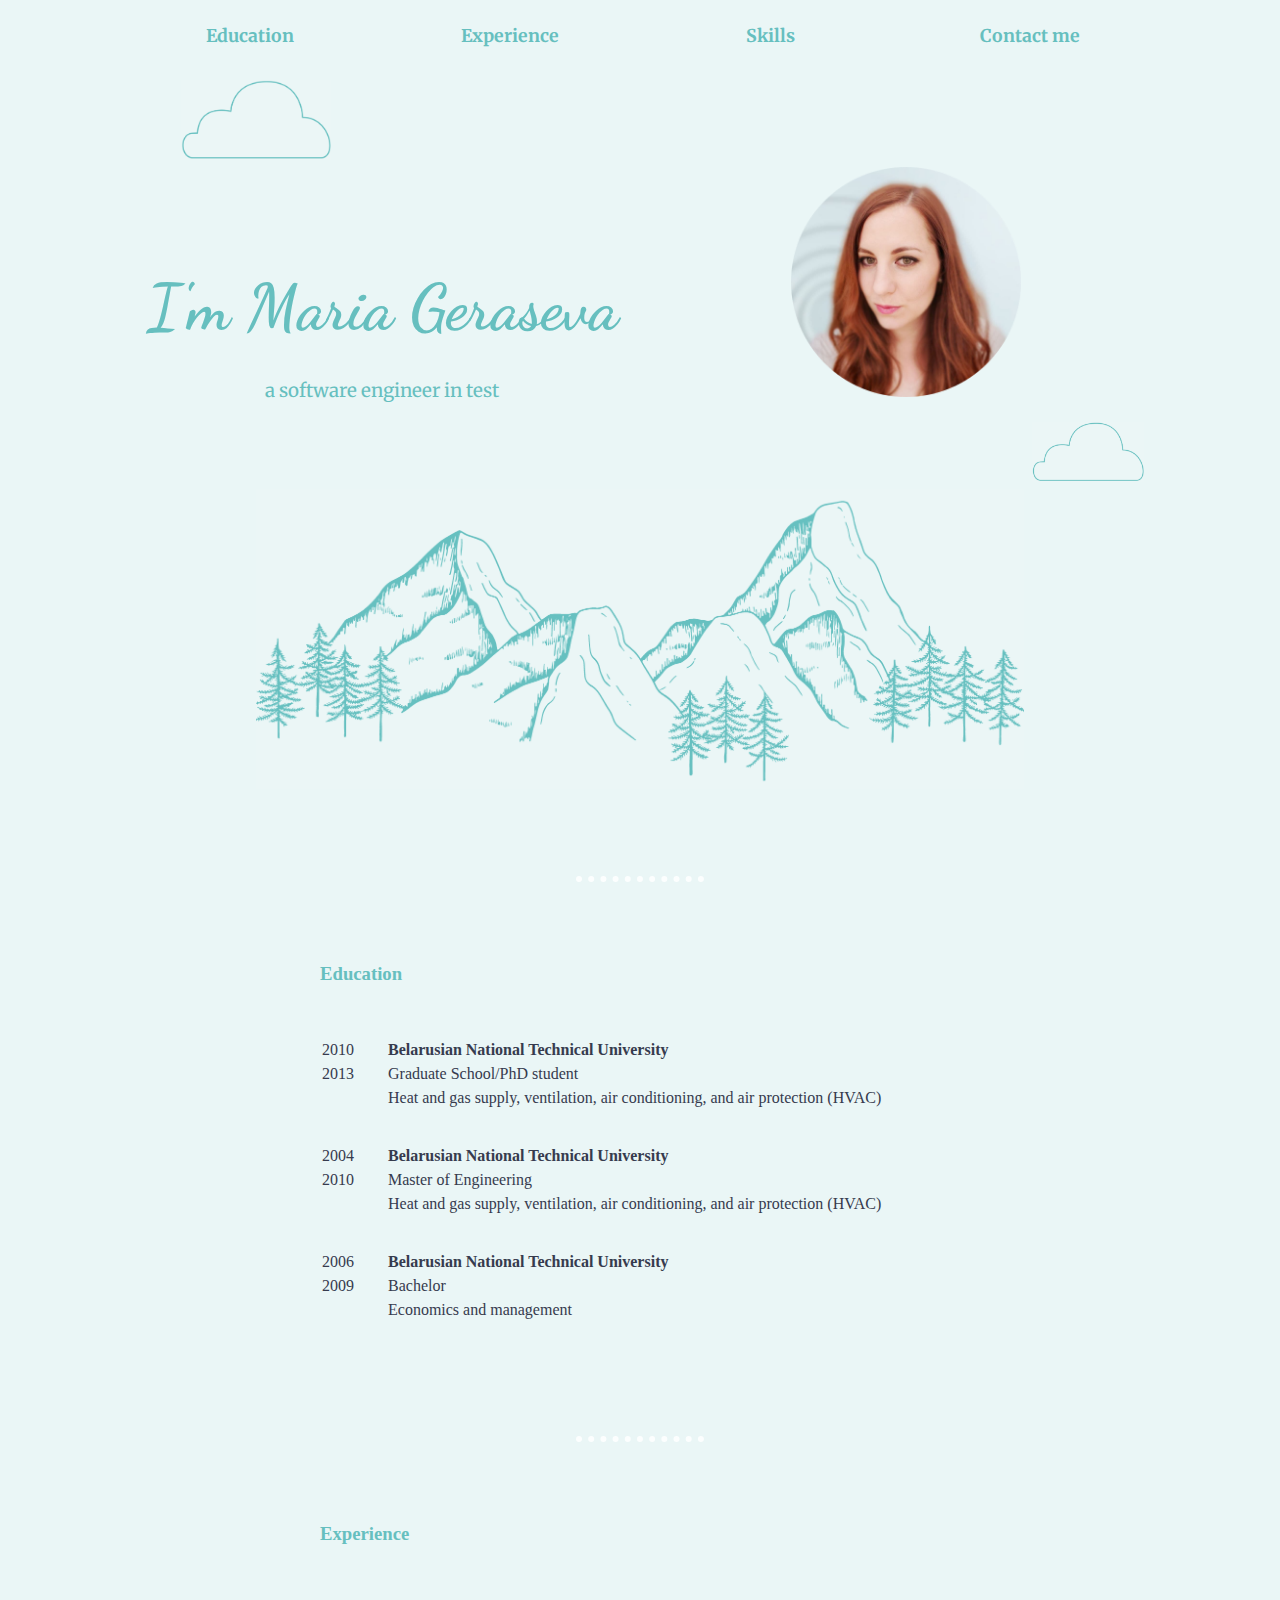
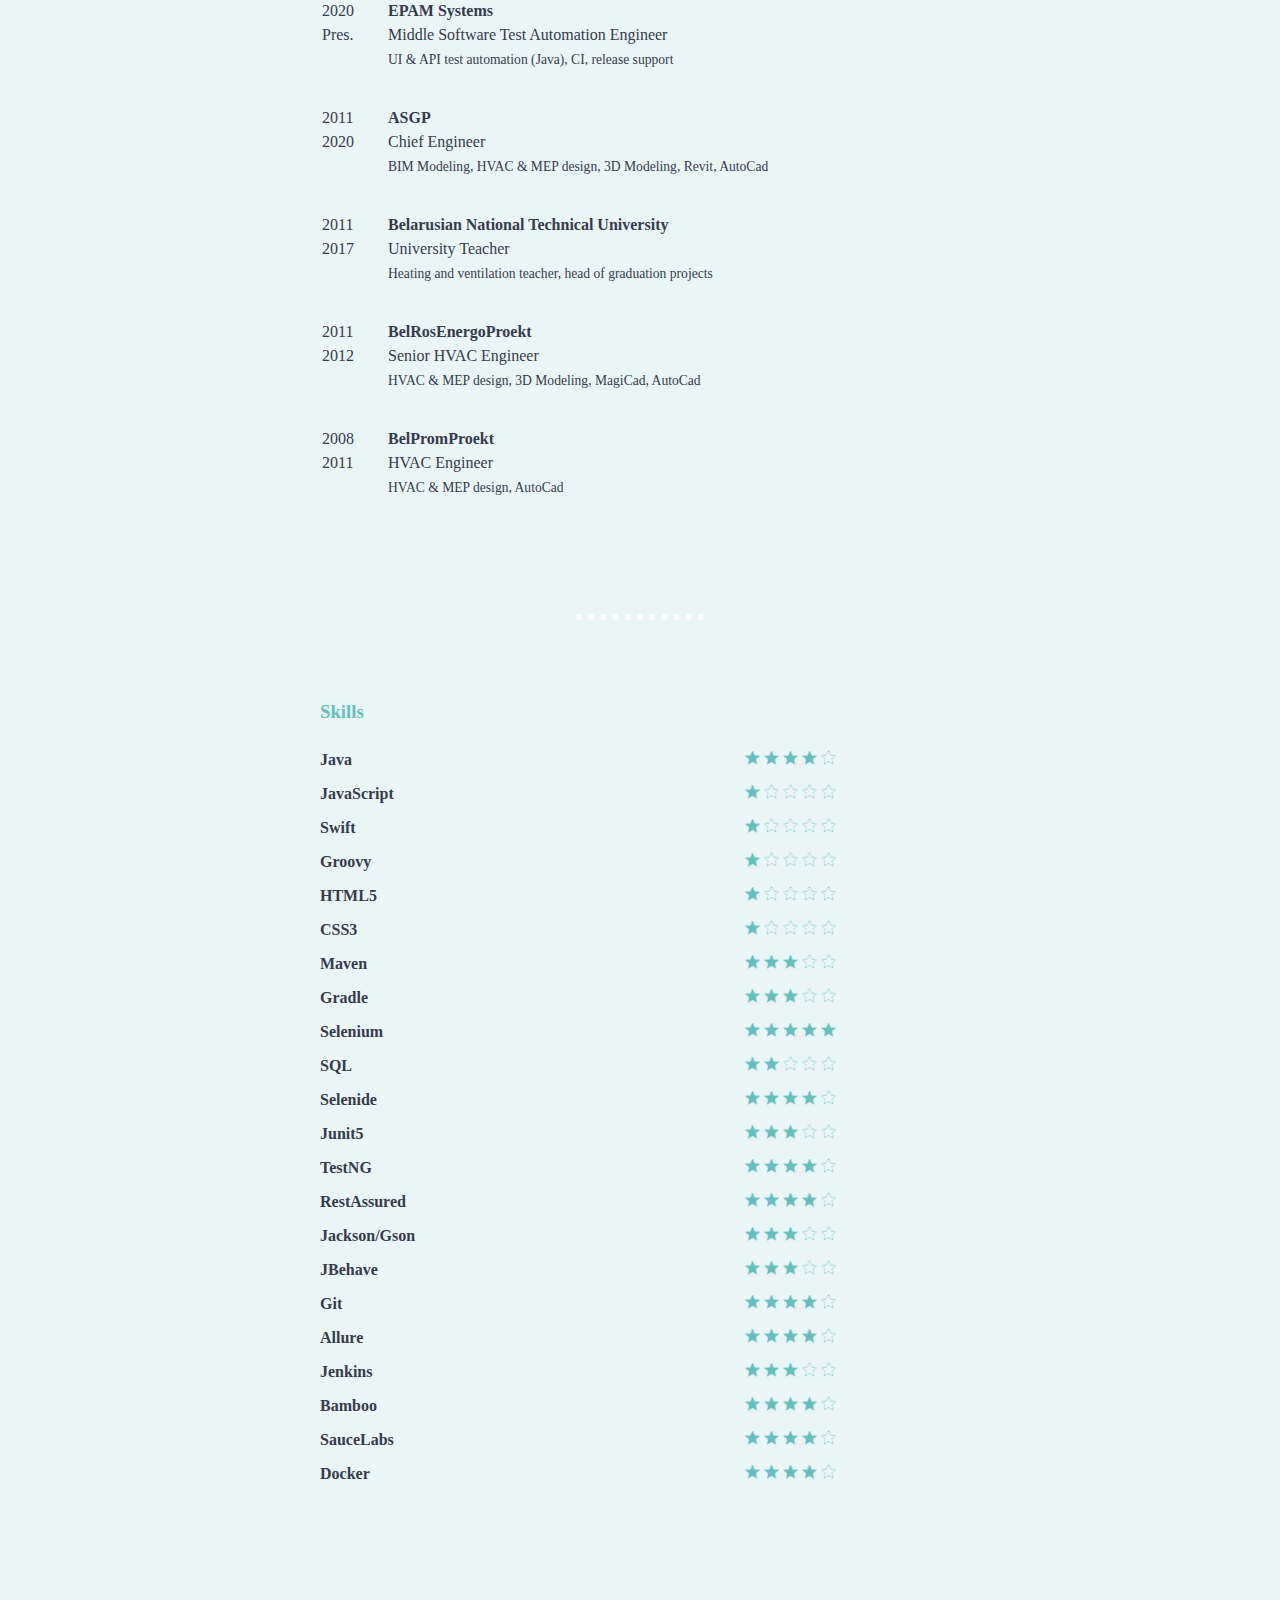
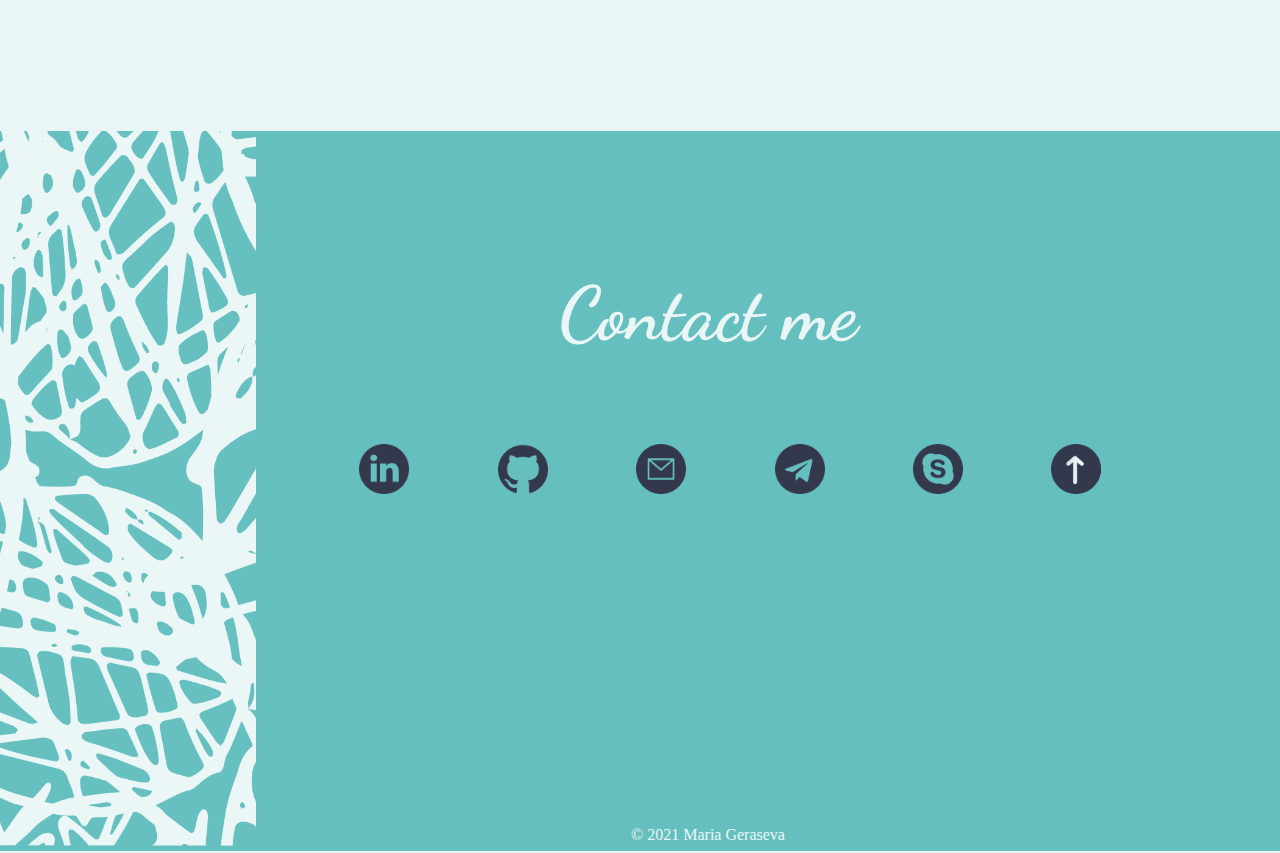
<file: index.html>
<!DOCTYPE html>
<html lang="en" dir="ltr">

<head>
  <meta charset="utf-8">
  <title>maria geraseva cv</title>
  <link rel="stylesheet" href="css/common.css">
  <link rel="stylesheet" href="css/header.css">
  <link rel="stylesheet" href="css/intro-block.css">
  <link rel="stylesheet" href="css/table-block.css">
  <link rel="stylesheet" href="css/skills-block.css">
  <link rel="stylesheet" href="css/footer.css">
  <link rel="icon" href="images/favicon.ico">
  <link rel="preconnect" href="https://fonts.gstatic.com">
  <link href="https://fonts.googleapis.com/css2?family=Merriweather:wght@300&family=Sacramento&family=Dancing+Script:wght@700&display=swap" rel="stylesheet">
</head>

<body>
  <header class="header">
    <div class="header__topnav">
      <a href="#education-block">Education</a>
    </div>
    <div class="header__topnav">
      <a href="#experience-block">Experience</a>
    </div>
    <div class="header__topnav">
      <a href="#skills-block">Skills</a>
    </div>
    <div class="header__topnav">
      <a href="#contact-block">Contact me</a>
    </div>
  </header>
  <div id="top" class="intro-block">
    <div class="intro-block__img-cloud__position_top">
      <img src="images/cloud_form.png" alt="cloud image">
    </div>
    <div class="intro-block__greetings-section">
      <div class="greetings-section__text">
        <h1>I'm Maria Geraseva</h1>
        <h3>a software engineer in test</h3>
      </div>
      <div class="greetings-section__img-photo">
        <img src="images/my_photo.png" alt="maria geraseva photo" />
      </div>
    </div>
    <div class="intro-block__img-cloud__position-bottom">
      <img src="images/cloud_form.png" alt="cloud image" height="60px">
    </div>
    <div class="intro-block__img-mountains">
      <img src="images/mountains_form.png" alt="mountains image" height="300px">
    </div>
  </div>
  <hr id="education-block" />
  <div class="table-block">
    <div class="table-block__text-header">
      <h3>Education</h3>
    </div>
    <div class="table-block__table">
      <table>
        <tr class="table-block__table__text-content">
          <td>2010<br />2013</td>
          <td><b>Belarusian National Technical University</b><br />Graduate School/PhD student<br />Heat and gas supply,
            ventilation, air conditioning, and air protection
            (HVAC)</td>
        </tr>
        <tr class="table-block__table__text-content">
          <td>2004<br />2010</td>
          <td><b>Belarusian National Technical University</b><br />Master of Engineering<br />Heat and gas supply,
            ventilation, air conditioning, and air protection (HVAC)</td>
        </tr>
        <tr class="table-block__table__text-content">
          <td>2006<br />2009</td>
          <td><b>Belarusian National Technical University</b><br />Bachelor<br />Economics and management</td>
        </tr>
      </table>
    </div>
  </div>
  <hr id="experience-block" />
  <div class="table-block">
    <div class="table-block__text-header">
      <h3>Experience</h3>
    </div>
    <div class="table-block__table">
      <table>
        <tr class="table-block__table__text-content">
          <td>2020<br />Pres.</td>
          <td><b>EPAM Systems</b><br />Middle Software Test Automation Engineer<br />
            <span class="table-block__table__text-content_small">UI & API test automation (Java), CI, release
              support</span>
          </td>
        </tr>
        <tr class="table-block__table__text-content">
          <td>2011<br />2020</td>
          <td><b>ASGP</b><br />Chief Engineer<br />
            <span class="table-block__table__text-content_small">BIM Modeling, HVAC & MEP design, 3D Modeling, Revit,
              AutoCad</span>
          </td>
        </tr>
        <tr class="table-block__table__text-content">
          <td>2011<br />2017</td>
          <td><b>Belarusian National Technical University</b><br />University Teacher<br />
            <span class="table-block__table__text-content_small">Heating and ventilation teacher, head of graduation
              projects</span></td>
        </tr>
        <tr class="table-block__table__text-content">
          <td>2011<br />2012</td>
          <td><b>BelRosEnergoProekt</b><br />Senior HVAC Engineer<br />
            <span class="table-block__table__text-content_small">HVAC & MEP design, 3D Modeling, MagiCad, AutoCad</span>
          </td>
        </tr>
        <tr class="table-block__table__text-content">
          <td>2008<br />2011</td>
          <td><b>BelPromProekt</b><br />HVAC Engineer<br />
            <span class="table-block__table__text-content_small">HVAC & MEP design, AutoCad</span></td>
        </tr>
      </table>
      </table>
    </div>
  </div>
  <hr id="skills-block" />
  <div class="skills-block">
    <div class="skills-block__text-header">
      <h3>Skills</h3>
    </div>
    <ul class="skills-block__list">
      <li class="skills-block__list__line">
        <div class="skills-block__list__line-text">
          <h4 class="skills-block__list__text-content">Java</h4>
        </div>
        <div class="skills-block__list__line-score">
          <img class="skills-block__img-star" src="images/star_full.png" alt="star full">
          <img class="skills-block__img-star" src="images/star_full.png" alt="star full">
          <img class="skills-block__img-star" src="images/star_full.png" alt="star full">
          <img class="skills-block__img-star" src="images/star_full.png" alt="star full">
          <img class="skills-block__img-star" src="images/star_empty.png" alt="star empty">
        </div>
      </li>
      <li class="skills-block__list__line">
        <div class="skills-block__list__line-text">
          <h4 class="skills-block__list__text-content">JavaScript</h4>
        </div>
        <div class="skills-block__list__line-score">
          <img class="skills-block__img-star" src="images/star_full.png" alt="star full">
          <img class="skills-block__img-star" src="images/star_empty.png" alt="star empty">
          <img class="skills-block__img-star" src="images/star_empty.png" alt="star empty">
          <img class="skills-block__img-star" src="images/star_empty.png" alt="star empty">
          <img class="skills-block__img-star" src="images/star_empty.png" alt="star empty">
        </div>
      </li>
      <li class="skills-block__list__line">
        <div class="skills-block__list__line-text">
          <h4 class="skills-block__list__text-content">Swift</h4>
        </div>
        <div class="skills-block__list__line-score">
          <img class="skills-block__img-star" src="images/star_full.png" alt="star full">
          <img class="skills-block__img-star" src="images/star_empty.png" alt="star empty">
          <img class="skills-block__img-star" src="images/star_empty.png" alt="star empty">
          <img class="skills-block__img-star" src="images/star_empty.png" alt="star empty">
          <img class="skills-block__img-star" src="images/star_empty.png" alt="star empty">
        </div>
      </li>
      <li class="skills-block__list__line">
        <div class="skills-block__list__line-text">
          <h4 class="skills-block__list__text-content">Groovy</h4>
        </div>
        <div class="skills-block__list__line-score">
          <img class="skills-block__img-star" src="images/star_full.png" alt="star full">
          <img class="skills-block__img-star" src="images/star_empty.png" alt="star empty">
          <img class="skills-block__img-star" src="images/star_empty.png" alt="star empty">
          <img class="skills-block__img-star" src="images/star_empty.png" alt="star empty">
          <img class="skills-block__img-star" src="images/star_empty.png" alt="star empty">
        </div>
      </li>
      <li class="skills-block__list__line">
        <div class="skills-block__list__line-text">
          <h4 class="skills-block__list__text-content">HTML5</h4>
        </div>
        <div class="skills-block__list__line-score">
          <img class="skills-block__img-star" src="images/star_full.png" alt="star full">
          <img class="skills-block__img-star" src="images/star_empty.png" alt="star empty">
          <img class="skills-block__img-star" src="images/star_empty.png" alt="star empty">
          <img class="skills-block__img-star" src="images/star_empty.png" alt="star empty">
          <img class="skills-block__img-star" src="images/star_empty.png" alt="star empty">
        </div>
      </li>
      <li class="skills-block__list__line">
        <div class="skills-block__list__line-text">
          <h4 class="skills-block__list__text-content">CSS3</h4>
        </div>
        <div class="skills-block__list__line-score">
          <img class="skills-block__img-star" src="images/star_full.png" alt="star full">
          <img class="skills-block__img-star" src="images/star_empty.png" alt="star empty">
          <img class="skills-block__img-star" src="images/star_empty.png" alt="star empty">
          <img class="skills-block__img-star" src="images/star_empty.png" alt="star empty">
          <img class="skills-block__img-star" src="images/star_empty.png" alt="star empty">
        </div>
      </li>
      <li class="skills-block__list__line">
        <div class="skills-block__list__line-text">
          <h4 class="skills-block__list__text-content">Maven</h4>
        </div>
        <div class="skills-block__list__line-score">
          <img class="skills-block__img-star" src="images/star_full.png" alt="star full">
          <img class="skills-block__img-star" src="images/star_full.png" alt="star full">
          <img class="skills-block__img-star" src="images/star_full.png" alt="star full">
          <img class="skills-block__img-star" src="images/star_empty.png" alt="star empty">
          <img class="skills-block__img-star" src="images/star_empty.png" alt="star empty">
        </div>
      </li>
      <li class="skills-block__list__line">
        <div class="skills-block__list__line-text">
          <h4 class="skills-block__list__text-content">Gradle</h4>
        </div>
        <div class="skills-block__list__line-score">
          <img class="skills-block__img-star" src="images/star_full.png" alt="star full">
          <img class="skills-block__img-star" src="images/star_full.png" alt="star full">
          <img class="skills-block__img-star" src="images/star_full.png" alt="star full">
          <img class="skills-block__img-star" src="images/star_empty.png" alt="star empty">
          <img class="skills-block__img-star" src="images/star_empty.png" alt="star empty">
        </div>
      </li>
      <li class="skills-block__list__line">
        <div class="skills-block__list__line-text">
          <h4 class="skills-block__list__text-content">Selenium</h4>
        </div>
        <div class="skills-block__list__line-score">
          <img class="skills-block__img-star" src="images/star_full.png" alt="star full">
          <img class="skills-block__img-star" src="images/star_full.png" alt="star full">
          <img class="skills-block__img-star" src="images/star_full.png" alt="star full">
          <img class="skills-block__img-star" src="images/star_full.png" alt="star full">
          <img class="skills-block__img-star" src="images/star_full.png" alt="star full">
        </div>
      </li>
      <li class="skills-block__list__line">
        <div class="skills-block__list__line-text">
          <h4 class="skills-block__list__text-content">SQL</h4>
        </div>
        <div class="skills-block__list__line-score">
          <img class="skills-block__img-star" src="images/star_full.png" alt="star full">
          <img class="skills-block__img-star" src="images/star_full.png" alt="star full">
          <img class="skills-block__img-star" src="images/star_empty.png" alt="star empty">
          <img class="skills-block__img-star" src="images/star_empty.png" alt="star empty">
          <img class="skills-block__img-star" src="images/star_empty.png" alt="star empty">
        </div>
      </li>
      <li class="skills-block__list__line">
        <div class="skills-block__list__line-text">
          <h4 class="skills-block__list__text-content">Selenide</h4>
        </div>
        <div class="skills-block__list__line-score">
          <img class="skills-block__img-star" src="images/star_full.png" alt="star full">
          <img class="skills-block__img-star" src="images/star_full.png" alt="star full">
          <img class="skills-block__img-star" src="images/star_full.png" alt="star full">
          <img class="skills-block__img-star" src="images/star_full.png" alt="star full">
          <img class="skills-block__img-star" src="images/star_empty.png" alt="star empty">
        </div>
      </li>
      <li class="skills-block__list__line">
        <div class="skills-block__list__line-text">
          <h4 class="skills-block__list__text-content">Junit5</h4>
        </div>
        <div class="skills-block__list__line-score">
          <img class="skills-block__img-star" src="images/star_full.png" alt="star full">
          <img class="skills-block__img-star" src="images/star_full.png" alt="star full">
          <img class="skills-block__img-star" src="images/star_full.png" alt="star full">
          <img class="skills-block__img-star" src="images/star_empty.png" alt="star empty">
          <img class="skills-block__img-star" src="images/star_empty.png" alt="star empty">
        </div>
      </li>
      <li class="skills-block__list__line">
        <div class="skills-block__list__line-text">
          <h4 class="skills-block__list__text-content">TestNG</h4>
        </div>
        <div class="skills-block__list__line-score">
          <img class="skills-block__img-star" src="images/star_full.png" alt="star full">
          <img class="skills-block__img-star" src="images/star_full.png" alt="star full">
          <img class="skills-block__img-star" src="images/star_full.png" alt="star full">
          <img class="skills-block__img-star" src="images/star_full.png" alt="star full">
          <img class="skills-block__img-star" src="images/star_empty.png" alt="star empty">
        </div>
      </li>
      <li class="skills-block__list__line">
        <div class="skills-block__list__line-text">
          <h4 class="skills-block__list__text-content">RestAssured</h4>
        </div>
        <div class="skills-block__list__line-score">
          <img class="skills-block__img-star" src="images/star_full.png" alt="star full">
          <img class="skills-block__img-star" src="images/star_full.png" alt="star full">
          <img class="skills-block__img-star" src="images/star_full.png" alt="star full">
          <img class="skills-block__img-star" src="images/star_full.png" alt="star full">
          <img class="skills-block__img-star" src="images/star_empty.png" alt="star empty">
        </div>
      </li>
      <li class="skills-block__list__line">
        <div class="skills-block__list__line-text">
          <h4 class="skills-block__list__text-content">Jackson/Gson</h4>
        </div>
        <div class="skills-block__list__line-score">
          <img class="skills-block__img-star" src="images/star_full.png" alt="star full">
          <img class="skills-block__img-star" src="images/star_full.png" alt="star full">
          <img class="skills-block__img-star" src="images/star_full.png" alt="star full">
          <img class="skills-block__img-star" src="images/star_empty.png" alt="star empty">
          <img class="skills-block__img-star" src="images/star_empty.png" alt="star empty">
        </div>
      </li>
      <li class="skills-block__list__line">
        <div class="skills-block__list__line-text">
          <h4 class="skills-block__list__text-content">JBehave</h4>
        </div>
        <div class="skills-block__list__line-score">
          <img class="skills-block__img-star" src="images/star_full.png" alt="star full">
          <img class="skills-block__img-star" src="images/star_full.png" alt="star full">
          <img class="skills-block__img-star" src="images/star_full.png" alt="star full">
          <img class="skills-block__img-star" src="images/star_empty.png" alt="star empty">
          <img class="skills-block__img-star" src="images/star_empty.png" alt="star empty">
        </div>
      </li>
      <li class="skills-block__list__line">
        <div class="skills-block__list__line-text">
          <h4 class="skills-block__list__text-content">Git</h4>
        </div>
        <div class="skills-block__list__line-score">
          <img class="skills-block__img-star" src="images/star_full.png" alt="star full">
          <img class="skills-block__img-star" src="images/star_full.png" alt="star full">
          <img class="skills-block__img-star" src="images/star_full.png" alt="star full">
          <img class="skills-block__img-star" src="images/star_full.png" alt="star full">
          <img class="skills-block__img-star" src="images/star_empty.png" alt="star empty">
        </div>
      </li>
      <li class="skills-block__list__line">
        <div class="skills-block__list__line-text">
          <h4 class="skills-block__list__text-content">Allure</h4>
        </div>
        <div class="skills-block__list__line-score">
          <img class="skills-block__img-star" src="images/star_full.png" alt="star full">
          <img class="skills-block__img-star" src="images/star_full.png" alt="star full">
          <img class="skills-block__img-star" src="images/star_full.png" alt="star full">
          <img class="skills-block__img-star" src="images/star_full.png" alt="star full">
          <img class="skills-block__img-star" src="images/star_empty.png" alt="star empty">
        </div>
      </li>
      <li class="skills-block__list__line">
        <div class="skills-block__list__line-text">
          <h4 class="skills-block__list__text-content">Jenkins</h4>
        </div>
        <div class="skills-block__list__line-score">
          <img class="skills-block__img-star" src="images/star_full.png" alt="star full">
          <img class="skills-block__img-star" src="images/star_full.png" alt="star full">
          <img class="skills-block__img-star" src="images/star_full.png" alt="star full">
          <img class="skills-block__img-star" src="images/star_empty.png" alt="star empty">
          <img class="skills-block__img-star" src="images/star_empty.png" alt="star empty">
        </div>
      </li>
      <li class="skills-block__list__line">
        <div class="skills-block__list__line-text">
          <h4 class="skills-block__list__text-content">Bamboo</h4>
        </div>
        <div class="skills-block__list__line-score">
          <img class="skills-block__img-star" src="images/star_full.png" alt="star full">
          <img class="skills-block__img-star" src="images/star_full.png" alt="star full">
          <img class="skills-block__img-star" src="images/star_full.png" alt="star full">
          <img class="skills-block__img-star" src="images/star_full.png" alt="star full">
          <img class="skills-block__img-star" src="images/star_empty.png" alt="star empty">
        </div>
      </li>
      <li class="skills-block__list__line">
        <div class="skills-block__list__line-text">
          <h4 class="skills-block__list__text-content">SauceLabs</h4>
        </div>
        <div class="skills-block__list__line-score">
          <img class="skills-block__img-star" src="images/star_full.png" alt="star full">
          <img class="skills-block__img-star" src="images/star_full.png" alt="star full">
          <img class="skills-block__img-star" src="images/star_full.png" alt="star full">
          <img class="skills-block__img-star" src="images/star_full.png" alt="star full">
          <img class="skills-block__img-star" src="images/star_empty.png" alt="star empty">
        </div>
      </li>
      <li class="skills-block__list__line">
        <div class="skills-block__list__line-text">
          <h4 class="skills-block__list__text-content">Docker</h4>
        </div>
        <div class="skills-block__list__line-score">
          <img class="skills-block__img-star" src="images/star_full.png" alt="star full">
          <img class="skills-block__img-star" src="images/star_full.png" alt="star full">
          <img class="skills-block__img-star" src="images/star_full.png" alt="star full">
          <img class="skills-block__img-star" src="images/star_full.png" alt="star full">
          <img class="skills-block__img-star" src="images/star_empty.png" alt="star empty">
        </div>
      </li>
    </ul>
  </div>
  <footer id="contact-block" class="footer">
    <div class="footer__image">
      <img src="images/footer.png">
    </div>
    <div class="footer__contacts">
      <div class="contacts__text-header">
        <h3 id="contact-section" class="light-text">Contact me</h3>
      </div>
      <div class="contacts__link">
        <div>
          <a href="https://www.linkedin.com/in/maria-geraseva/" target="_blank">
            <img src="images/linkedin.png" alt="linkedin">
          </a>
        </div>
        <div>
          <a href="https://github.com/MaryGeraseva" target="_blank">
            <img src="images/github.png" alt="github">
          </a>
        </div>
        <div>
          <a href="mailto:mary.geraseva@gmail.com">
            <img src="images/email.png" alt="email">
          </a>
        </div>
        <div>
          <a href="https://telegram.me/MaryMaryMary1986Step" target="_blank">
            <img src="images/telegram.png" alt="telegram">
          </a>
        </div>
        <div>
          <a href="skype:mary_geraseva?chat">
            <img src="images/skype.png" alt="skype">
          </a>
        </div>
        <div>
          <a href="#top">
            <img src="images/arrow.png" alt="top navigation">
          </a>
        </div>
      </div>
      <div class="contacts__license">
        <p>&copy 2021 Maria Geraseva</p>
      </div>
    </div>
  </footer>
</body>
</html>
</file>
<file: css/common.css>
body {
     background-color: #eaf6f6;
     text-align: center;
     font-family: sun-serif;
     line-height: 1.5rem;
     color: #363b4e;
     margin: 0px;
 }

 hr {
     border-color: #fcfefe;
     border-style: none;
     border-top-style: dotted;
     border-width: 0.4rem;
     width: 10%;
     margin: 5rem auto 5rem auto;
 }

 hr:hover {
    width: 20%;
 }
</file>
<file: css/header.css>
.header {
    background-color: #eaf6f6;;
    position: fixed;
    width: 100%;
    height: 4rem;
    margin: 0rem;
}

.header__topnav {
    display: inline-block;
    text-align: center;
    width: 20%;
    padding-top: 1.5rem;
}

.header__topnav a {
    font-family: 'Merriweather', serif;
    font-size: 1.1rem;
    font-weight: bold;
    color: #66bfbf;
    text-decoration: none;
}
</file>
<file: css/intro-block.css>
.intro-block {
    text-align: center;
    margin: 0;
}

.intro-block__img-cloud__position_top {
    padding-top: 5rem;
    margin-right: 60%;
}

.intro-block__img-cloud__position_top>img {
    height: 80px;
}

.intro-block__img-cloud__position_top:hover {
    margin-right: 20%;
}

.intro-block__greetings-section {
    width: 100%;
}

.greetings-section__text, .greetings-section__img-photo {
    width: 40%;
    height: 100%;
    display: inline-block;
    text-align: center;
    vertical-align: center;
}

.greetings-section__img-photo:hover {
    transform: rotate(0.05turn);
}

.greetings-section__img-photo>img {
    height: 230px;
    padding-left: 1rem;
}

.greetings-section__text h1, .greetings-section__text h3 {
    color: #66bfbf;
}

.greetings-section__text h1 {
    font-family: 'Dancing Script', cursive;
    font-size: 4rem;
    line-height: 3.5rem;
}

.greetings-section__text h3 {
    font-family: 'Merriweather', serif;
    font-weight: normal;
    line-height: 1.5rem;
}

.intro-block__img-cloud__position-bottom {
    margin: 0px 0px 0px 70%;
}

.intro-block__img-cloud__position-bottom:hover {
    margin: 0px 0px 0px 50%;
}
</file>
<file: css/table-block.css>
.table-block {
    text-align: left;
    vertical-align: top;
    width: 50%;
    margin: 0rem auto 0rem auto;
}

.table-block__text-header {
    color: #66bfbf;
    vertical-align: top;
    padding: 0px 2rem 2rem 0px;
}

.table-block__table__text-content:hover {
    color: #00818a;
}

.table-block__table__text-content_small {
    font-size: 0.85rem;
}

.table-block__table__text-content td {
    vertical-align: top;
    padding: 0px 2rem 2rem 0px;
}
</file>
<file: css/skills-block.css>
.skills-block {
    text-align: left;
    width: 50%;
    margin: 0px auto 0px auto;
}

.skills-block__list {
    list-style: none;
    line-height: normal;
    font-size: 1rem;
    margin: 0px;
    padding: 0px;
    margin-block: 0px;
    margin-inline: 0px;
}

.skills-block__list__line-text {
    text-align: left;
    display: inline-block;
    margin: 0px;
    width: 40%;
}

.skills-block__text-header {
    color: #66bfbf;
}

.skills-block__list__line-text:hover {
    width: 35%;
}

.skills-block__list__text-content {
    color: #363b4e;
    margin-block-start: 0.5em;
    margin-block-end: 0.5em;
}

.skills-block__list__text-content:hover {
    color: #00818a;
}

.skills-block__list__line-score {
    text-align: right;
    display: inline-block;
    margin: 0px;
    width: 40%;
}

.skills-block__img-star:hover {
    margin: 0px 0px 0px 5px;
}

.skills-block__img-star {
    height: 15px;
    padding: 0px;
}
</file>
<file: css/footer.css>
.footer {
    background-color: #66bfbf;
    color: #eaf6f6;
    width: 100%;
    height: 45rem; 
    text-align: left;
    vertical-align: top;
    margin-top: 15rem;
    margin-bottom: 0px;
    padding: 0px;
}

.footer__image {
    display: inline-block;
    width: 20%;
    height: 45rem;
    padding: 0px;
}

.footer__image img {
    height: 44.7rem;
    width: 100%;
}

.footer__contacts {
    display: inline-block;
    text-align: center;
    vertical-align: top;
    width: 70%;
    height: 44.7rem;
    margin: 0rem;
}

.contacts__text-header {
    position: relative;
    display: inline-block;
    font-family: 'Dancing Script', cursive;
    font-size: 4rem;
    line-height: 3.5rem;
    width: 100%;
    margin-top: 5rem;
    height: 20%;
}

.contacts__link {
    display: inline-block;
    position: relative;
    width: 100%;
    height: 60%;
}

.contacts__link div{
    display: inline-block;
    width: 10%;
    margin-left: 5%;
    margin-top: 10%;
}

.contacts__link img {
    height: 50px;
}

.contacts__link div:last-child img{
    transform: rotate(-90deg);
}

.contacts__license {
    display: inline;
    position: relative;
}

.contacts__license p {
    padding-top: 1.5rem;
}
</file>
